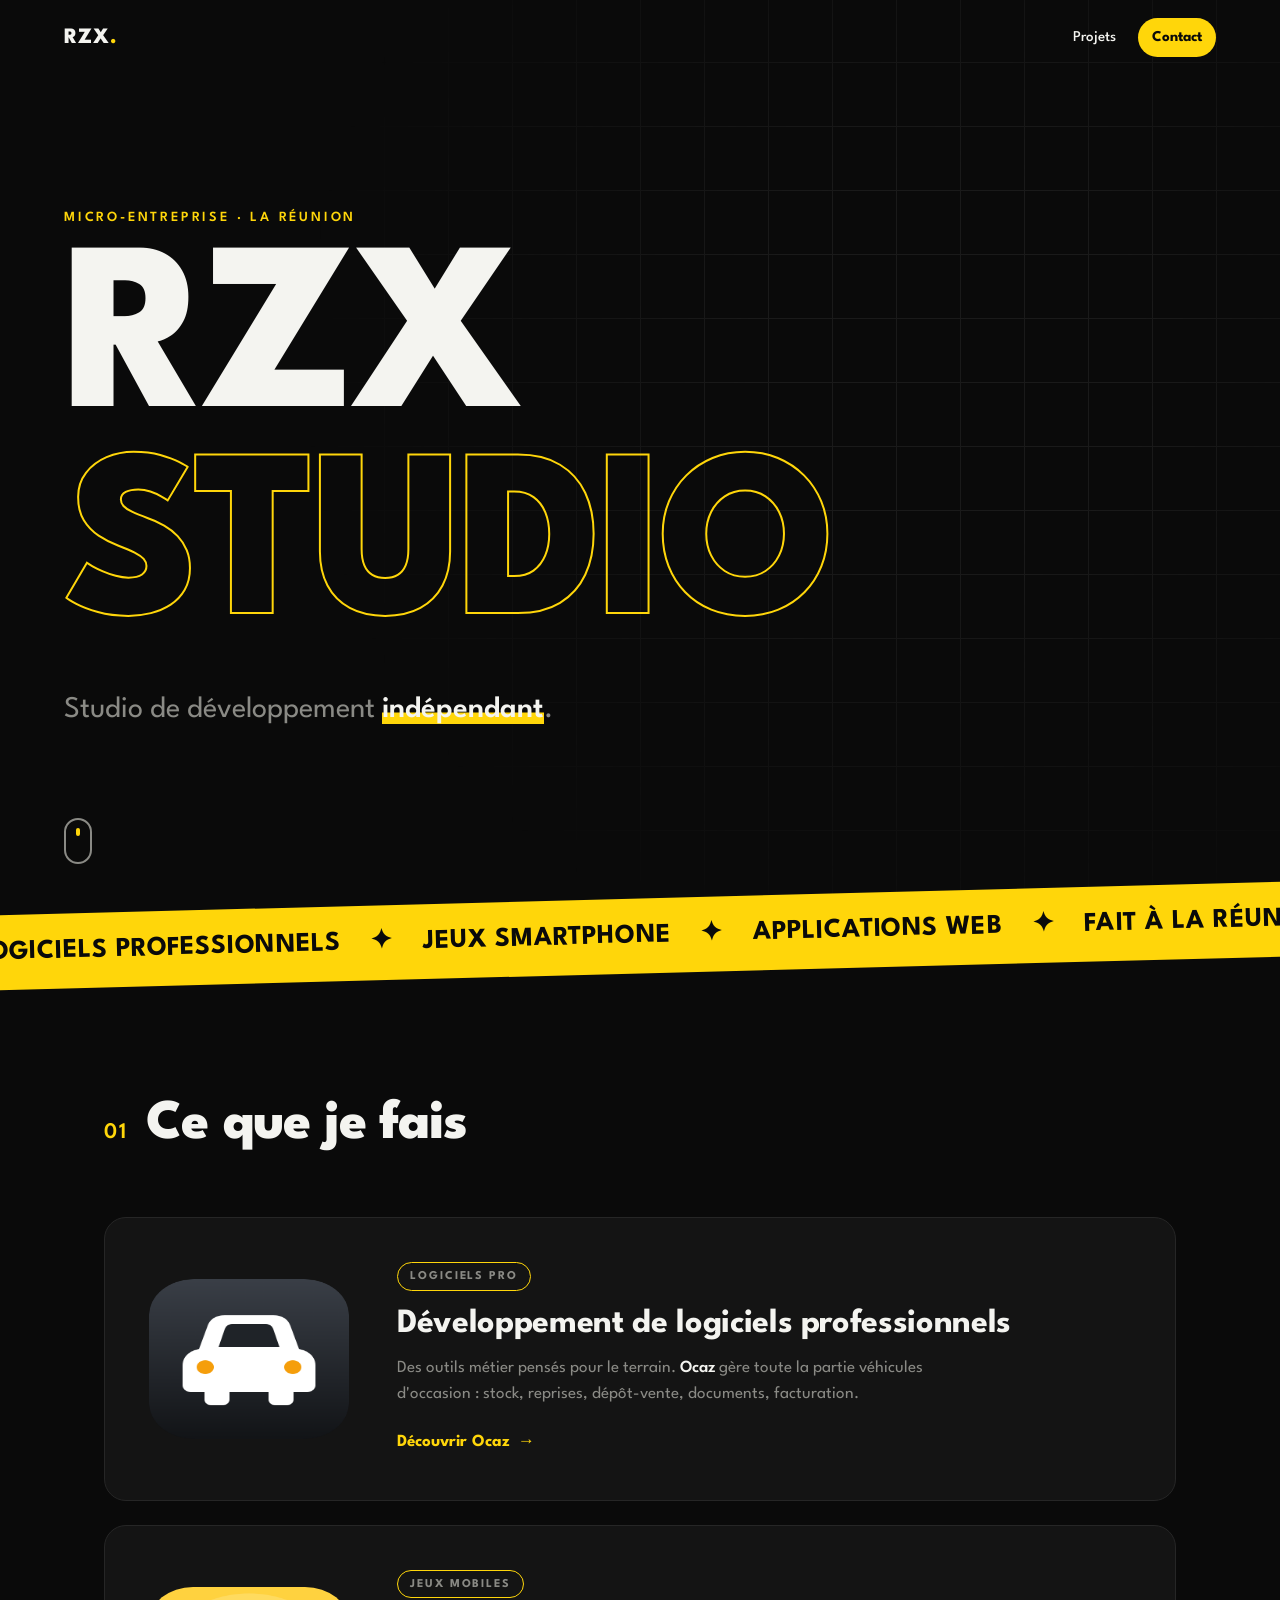
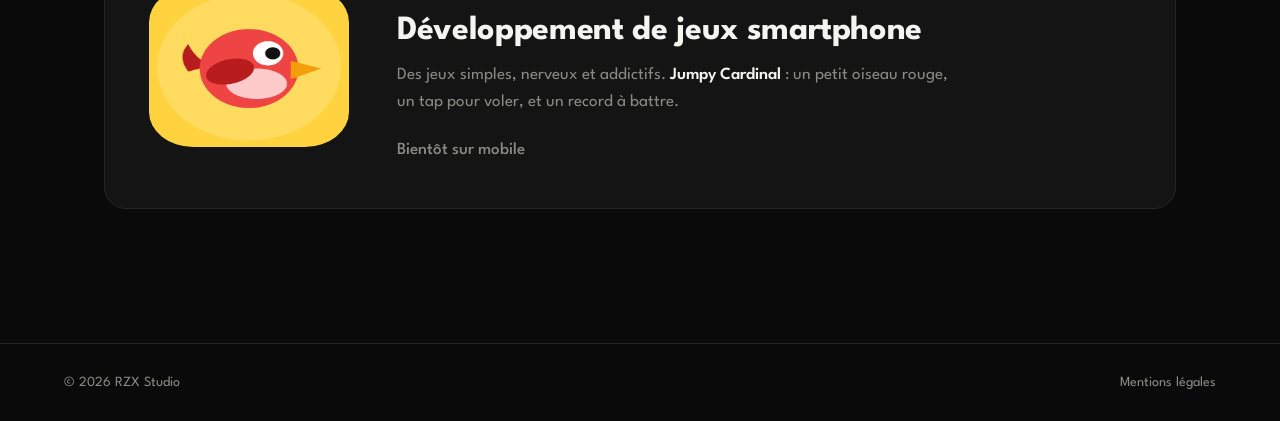
<file: index.html>
<!doctype html>
<html lang="fr">
<head>
  <meta charset="utf-8">
  <meta name="viewport" content="width=device-width, initial-scale=1, viewport-fit=cover">
  <title>RZX Studio — Studio de développement indépendant</title>
  <meta name="description" content="RZX Studio, studio de développement indépendant à La Réunion : logiciels professionnels et jeux smartphone.">
  <meta name="theme-color" content="#0a0a0a">
  <link rel="canonical" href="https://rzxstudio.fr/">
  <link rel="icon" href="assets/img/favicon.svg" type="image/svg+xml">
  <meta property="og:title" content="RZX Studio">
  <meta property="og:description" content="Studio de développement indépendant — logiciels professionnels et jeux smartphone.">
  <meta property="og:url" content="https://rzxstudio.fr/">
  <meta property="og:type" content="website">
  <link rel="stylesheet" href="style.css">
</head>
<body>
  <header class="nav">
    <a href="#top" class="nav-logo" aria-label="RZX Studio, accueil">RZX<span>.</span></a>
    <nav>
      <a href="#projets">Projets</a>
      <a href="#contact" class="nav-cta">Contact</a>
    </nav>
  </header>

  <main id="top">
    <section class="hero">
      <div class="hero-grid" aria-hidden="true"></div>
      <p class="kicker reveal">Micro-entreprise · La Réunion</p>
      <h1 class="reveal">
        <span class="line">RZX</span>
        <span class="line outline">Studio</span>
      </h1>
      <p class="tagline reveal">Studio de développement <mark>indépendant</mark>.</p>
      <a href="#projets" class="scroll-hint reveal" aria-label="Voir les projets">
        <span></span>
      </a>
    </section>

    <div class="ticker" aria-hidden="true">
      <div class="ticker-track">
        <span>Logiciels professionnels</span><i>✦</i><span>Jeux smartphone</span><i>✦</i><span>Applications web</span><i>✦</i><span>Fait à La Réunion</span><i>✦</i>
        <span>Logiciels professionnels</span><i>✦</i><span>Jeux smartphone</span><i>✦</i><span>Applications web</span><i>✦</i><span>Fait à La Réunion</span><i>✦</i>
      </div>
    </div>

    <section id="projets" class="projects">
      <h2 class="section-title reveal"><span>01</span> Ce que je fais</h2>

      <article class="card reveal">
        <div class="card-logo">
          <img src="assets/img/ocaz.png" alt="Logo Ocaz" width="160" height="160">
        </div>
        <div class="card-body">
          <p class="card-tag">Logiciels pro</p>
          <h3>Développement de logiciels professionnels</h3>
          <p>Des outils métier pensés pour le terrain. <strong>Ocaz</strong> gère toute la partie véhicules d'occasion : stock, reprises, dépôt-vente, documents, facturation.</p>
          <a class="card-link" href="https://ocaz.re" target="_blank" rel="noopener">Découvrir Ocaz <span aria-hidden="true">→</span></a>
        </div>
      </article>

      <article class="card reveal">
        <div class="card-logo">
          <img src="assets/img/jumpy-cardinal.png" alt="Logo Jumpy Cardinal" width="160" height="160">
        </div>
        <div class="card-body">
          <p class="card-tag">Jeux mobiles</p>
          <h3>Développement de jeux smartphone</h3>
          <p>Des jeux simples, nerveux et addictifs. <strong>Jumpy Cardinal</strong> : un petit oiseau rouge, un tap pour voler, et un record à battre.</p>
          <span class="card-link muted">Bientôt sur mobile</span>
        </div>
      </article>
    </section>

  
  </main>

  <footer class="footer">
    <span>© <span id="year">2026</span> RZX Studio</span>
    <a href="mentions-legales.html">Mentions légales</a>
  </footer>

  <script>
    document.getElementById('year').textContent = new Date().getFullYear();
    const io = new IntersectionObserver((entries) => {
      entries.forEach((e) => { if (e.isIntersecting) { e.target.classList.add('in'); io.unobserve(e.target); } });
    }, { threshold: 0.15 });
    document.querySelectorAll('.reveal').forEach((el, i) => {
      el.style.transitionDelay = (el.closest('.hero') ? i * 0.12 : 0) + 's';
      io.observe(el);
    });
    const nav = document.querySelector('.nav');
    addEventListener('scroll', () => nav.classList.toggle('scrolled', scrollY > 20), { passive: true });
  </script>
</body>
</html>
</file>
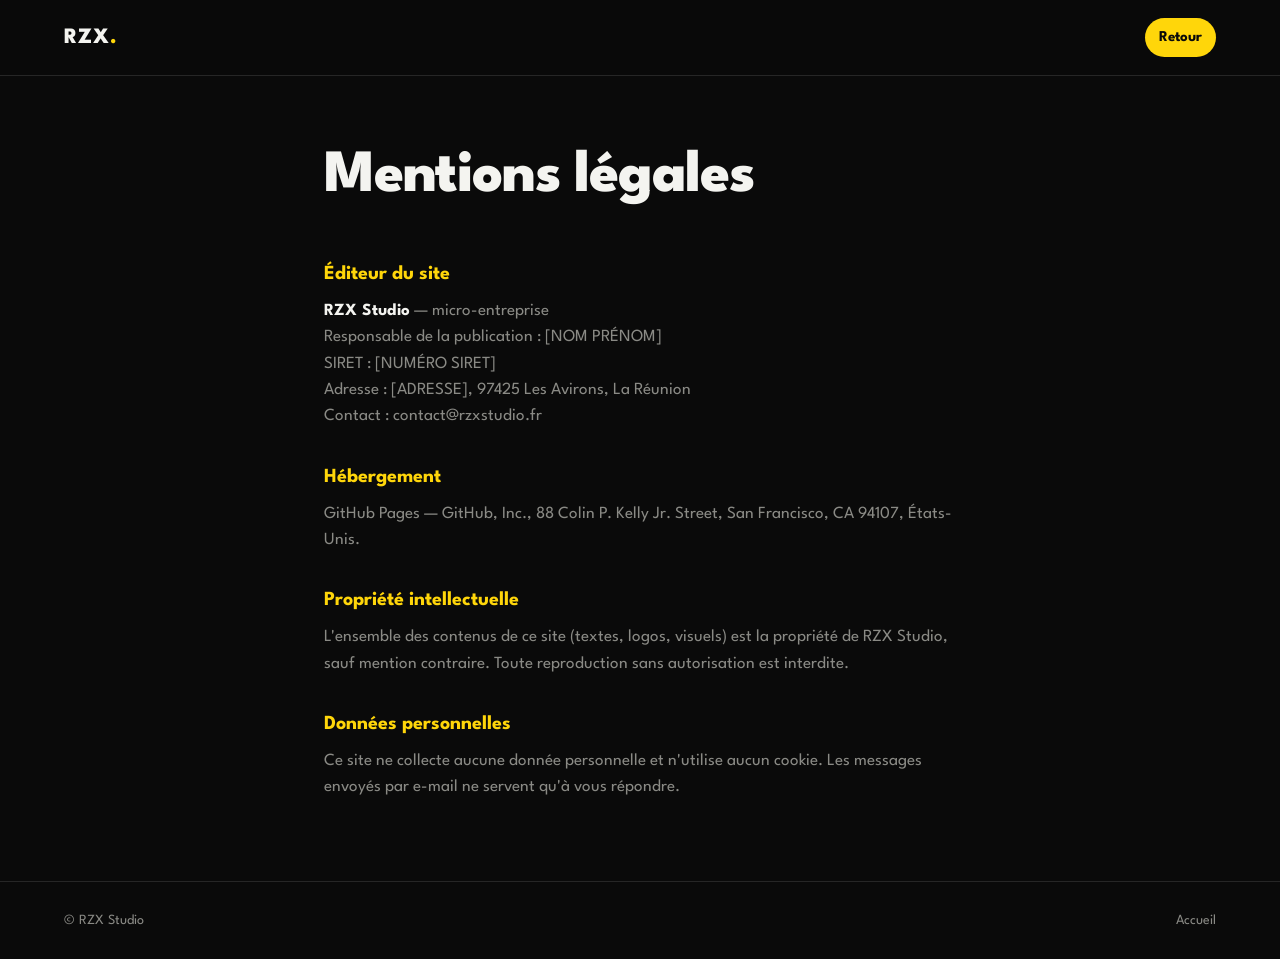
<file: mentions-legales.html>
<!doctype html>
<html lang="fr">
<head>
  <meta charset="utf-8">
  <meta name="viewport" content="width=device-width, initial-scale=1, viewport-fit=cover">
  <title>Mentions légales — RZX Studio</title>
  <meta name="theme-color" content="#0a0a0a">
  <meta name="robots" content="noindex">
  <link rel="icon" href="assets/img/favicon.svg" type="image/svg+xml">
  <link rel="stylesheet" href="style.css">
</head>
<body>
  <header class="nav scrolled">
    <a href="index.html" class="nav-logo" aria-label="RZX Studio, accueil">RZX<span>.</span></a>
    <nav><a href="index.html" class="nav-cta">Retour</a></nav>
  </header>
  <main class="legal">
    <h1>Mentions légales</h1>

    <h2>Éditeur du site</h2>
    <p><strong>RZX Studio</strong> — micro-entreprise<br>
      Responsable de la publication : [NOM PRÉNOM]<br>
      SIRET : [NUMÉRO SIRET]<br>
      Adresse : [ADRESSE], 97425 Les Avirons, La Réunion<br>
      Contact : contact@rzxstudio.fr</p>

    <h2>Hébergement</h2>
    <p>GitHub Pages — GitHub, Inc., 88 Colin P. Kelly Jr. Street, San Francisco, CA 94107, États-Unis.</p>

    <h2>Propriété intellectuelle</h2>
    <p>L'ensemble des contenus de ce site (textes, logos, visuels) est la propriété de RZX Studio, sauf mention contraire. Toute reproduction sans autorisation est interdite.</p>

    <h2>Données personnelles</h2>
    <p>Ce site ne collecte aucune donnée personnelle et n'utilise aucun cookie. Les messages envoyés par e-mail ne servent qu'à vous répondre.</p>
  </main>
  <footer class="footer">
    <span>© RZX Studio</span>
    <a href="index.html">Accueil</a>
  </footer>
</body>
</html>
</file>
<file: style.css>
@font-face {
  font-family: 'Spartan';
  src: url(assets/fonts/league-spartan.woff2) format('woff2');
  font-weight: 100 900;
  font-display: swap;
}

:root {
  --bg: #0a0a0a;
  --bg-2: #141414;
  --line: #262626;
  --text: #f4f4f0;
  --muted: #8a8a85;
  --yellow: #ffd60a;
  --yellow-ink: #0a0a0a;
  --radius: 22px;
  --pad: clamp(16px, 5vw, 64px);
}

* { box-sizing: border-box; margin: 0; padding: 0; }
html { scroll-behavior: smooth; }
body {
  background: var(--bg);
  color: var(--text);
  font-family: 'Spartan', 'Helvetica Neue', Arial, sans-serif;
  font-size: 17px;
  line-height: 1.55;
  -webkit-font-smoothing: antialiased;
  overflow-x: hidden;
}
a { color: inherit; text-decoration: none; }
img { display: block; max-width: 100%; }
::selection { background: var(--yellow); color: var(--yellow-ink); }

/* Navigation */
.nav {
  position: fixed; inset: 0 0 auto 0; z-index: 10;
  display: flex; align-items: center; justify-content: space-between;
  padding: 18px var(--pad);
  transition: background .3s, border-color .3s;
  border-bottom: 1px solid transparent;
}
.nav.scrolled { background: rgba(10,10,10,.85); backdrop-filter: blur(12px); border-color: var(--line); }
.nav-logo { font-weight: 800; font-size: 22px; letter-spacing: .04em; }
.nav-logo span { color: var(--yellow); }
.nav nav { display: flex; gap: 8px; align-items: center; }
.nav nav a { padding: 8px 14px; border-radius: 999px; font-size: 15px; font-weight: 500; transition: color .2s, background .2s; }
.nav nav a:hover { color: var(--yellow); }
.nav .nav-cta { background: var(--yellow); color: var(--yellow-ink); font-weight: 700; }
.nav .nav-cta:hover { color: var(--yellow-ink); background: #fff; }

/* Hero */
.hero {
  position: relative; min-height: 100svh;
  display: flex; flex-direction: column; justify-content: center;
  padding: 120px var(--pad) 80px;
  overflow: hidden;
}
.hero-grid {
  position: absolute; inset: -50% -10%;
  background-image:
    linear-gradient(var(--line) 1px, transparent 1px),
    linear-gradient(90deg, var(--line) 1px, transparent 1px);
  background-size: 64px 64px;
  mask-image: radial-gradient(ellipse 60% 50% at 70% 45%, #000 20%, transparent 70%);
  opacity: .6;
  animation: drift 24s linear infinite;
  pointer-events: none;
}
@keyframes drift { to { transform: translateY(64px); } }
.kicker { color: var(--yellow); font-size: 14px; font-weight: 600; letter-spacing: .2em; text-transform: uppercase; margin-bottom: 18px; position: relative; }
.hero h1 { position: relative; font-weight: 800; line-height: .86; letter-spacing: -.03em; font-size: clamp(76px, 19vw, 240px); text-transform: uppercase; }
.hero h1 .line { display: block; }
.hero h1 .outline { color: transparent; -webkit-text-stroke: 2px var(--yellow); }
.tagline { position: relative; margin-top: 28px; font-size: clamp(20px, 3vw, 30px); font-weight: 400; color: var(--muted); }
.tagline mark { background: none; color: var(--text); font-weight: 600; box-shadow: inset 0 -.38em 0 var(--yellow); color: var(--text); }

.scroll-hint { position: absolute; bottom: 36px; left: var(--pad); width: 28px; height: 46px; border: 2px solid var(--muted); border-radius: 14px; }
.scroll-hint span { position: absolute; left: 50%; top: 8px; width: 4px; height: 8px; margin-left: -2px; border-radius: 2px; background: var(--yellow); animation: wheel 1.8s ease-in-out infinite; }
@keyframes wheel { 0% { opacity: 0; transform: translateY(0); } 30% { opacity: 1; } 100% { opacity: 0; transform: translateY(16px); } }

/* Bandeau défilant */
.ticker { background: var(--yellow); color: var(--yellow-ink); overflow: hidden; padding: 16px 0; transform: rotate(-1.5deg) scale(1.04); }
.ticker-track { display: flex; gap: 28px; width: max-content; animation: scroll 28s linear infinite; font-weight: 700; font-size: clamp(18px, 2.4vw, 26px); text-transform: uppercase; letter-spacing: .02em; white-space: nowrap; }
.ticker-track i { font-style: normal; }
@keyframes scroll { to { transform: translateX(-50%); } }

/* Sections */
.projects, .contact { padding: clamp(64px, 9vw, 110px) var(--pad); max-width: 1200px; margin: 0 auto; }
.section-title { font-size: clamp(32px, 5vw, 56px); font-weight: 800; letter-spacing: -.02em; margin-bottom: 48px; display: flex; align-items: baseline; gap: 18px; }
.section-title span { color: var(--yellow); font-size: .4em; font-weight: 600; letter-spacing: .1em; }

/* Cartes projets */
.card {
  display: grid; grid-template-columns: 200px 1fr; gap: clamp(24px, 4vw, 48px); align-items: center;
  background: var(--bg-2); border: 1px solid var(--line); border-radius: var(--radius);
  padding: clamp(24px, 4vw, 44px); margin-bottom: 24px;
  position: relative; overflow: hidden;
  transition: border-color .35s, transform .35s;
}
.card::before {
  content: ""; position: absolute; left: 0; top: 0; bottom: 0; width: 4px; background: var(--yellow);
  transform: scaleY(0); transform-origin: bottom; transition: transform .45s cubic-bezier(.2,.8,.2,1);
}
.card:hover { border-color: #3a3a3a; transform: translateY(-4px); }
.card:hover::before { transform: scaleY(1); }
.card-logo img { width: 100%; max-width: 200px; aspect-ratio: 1; border-radius: 22%; transition: transform .5s cubic-bezier(.2,.8,.2,1); }
.card:hover .card-logo img { transform: rotate(-4deg) scale(1.04); }
.card-tag { display: inline-block; font-size: 12px; font-weight: 700; letter-spacing: .16em; text-transform: uppercase; color: var(--yellow); border: 1px solid var(--yellow); border-radius: 999px; padding: 5px 12px 3px; margin-bottom: 14px; }
.card h3 { font-size: clamp(24px, 3vw, 34px); font-weight: 700; line-height: 1.12; letter-spacing: -.01em; margin-bottom: 12px; }
.card p { color: var(--muted); max-width: 56ch; }
.card p strong { color: var(--text); font-weight: 600; }
.card-link { display: inline-flex; gap: 8px; margin-top: 22px; font-weight: 700; color: var(--yellow); }
.card-link span { transition: transform .25s; }
.card-link:hover span { transform: translateX(5px); }
.card-link.muted { color: var(--muted); font-weight: 500; }

/* Contact */
.contact { text-align: left; }
.contact-lead { color: var(--muted); font-size: clamp(18px, 2.4vw, 24px); margin-bottom: 18px; }
.big-mail {
  display: inline-block; font-size: clamp(26px, 6.4vw, 72px); font-weight: 800; letter-spacing: -.02em;
  word-break: break-word;
  background: linear-gradient(var(--yellow), var(--yellow)) left bottom / 0 100% no-repeat;
  transition: background-size .45s cubic-bezier(.2,.8,.2,1), color .3s;
  padding: 0 6px;
}
.big-mail:hover { background-size: 100% 100%; color: var(--yellow-ink); }

/* Pied de page */
.footer { display: flex; justify-content: space-between; flex-wrap: wrap; gap: 12px; padding: 28px var(--pad) calc(28px + env(safe-area-inset-bottom)); border-top: 1px solid var(--line); color: var(--muted); font-size: 14px; }
.footer a:hover { color: var(--yellow); }

/* Apparition au scroll */
.reveal { opacity: 0; transform: translateY(28px); transition: opacity .8s ease, transform .8s cubic-bezier(.2,.8,.2,1); }
.reveal.in { opacity: 1; transform: none; }

/* Mentions légales */
.legal { max-width: 760px; margin: 0 auto; padding: 130px var(--pad) 80px; }
.legal h1 { font-size: clamp(36px, 6vw, 60px); font-weight: 800; letter-spacing: -.02em; margin-bottom: 36px; }
.legal h2 { color: var(--yellow); font-size: 20px; margin: 32px 0 8px; }
.legal p { color: var(--muted); }
.legal p strong { color: var(--text); }

@media (max-width: 720px) {
  .card { grid-template-columns: 1fr; }
  .card-logo img { width: 96px; height: 96px; }
  .nav nav a:not(.nav-cta) { display: none; }
}

@media (prefers-reduced-motion: reduce) {
  *, *::before { animation: none !important; transition: none !important; }
  .reveal { opacity: 1; transform: none; }
}
</file>
